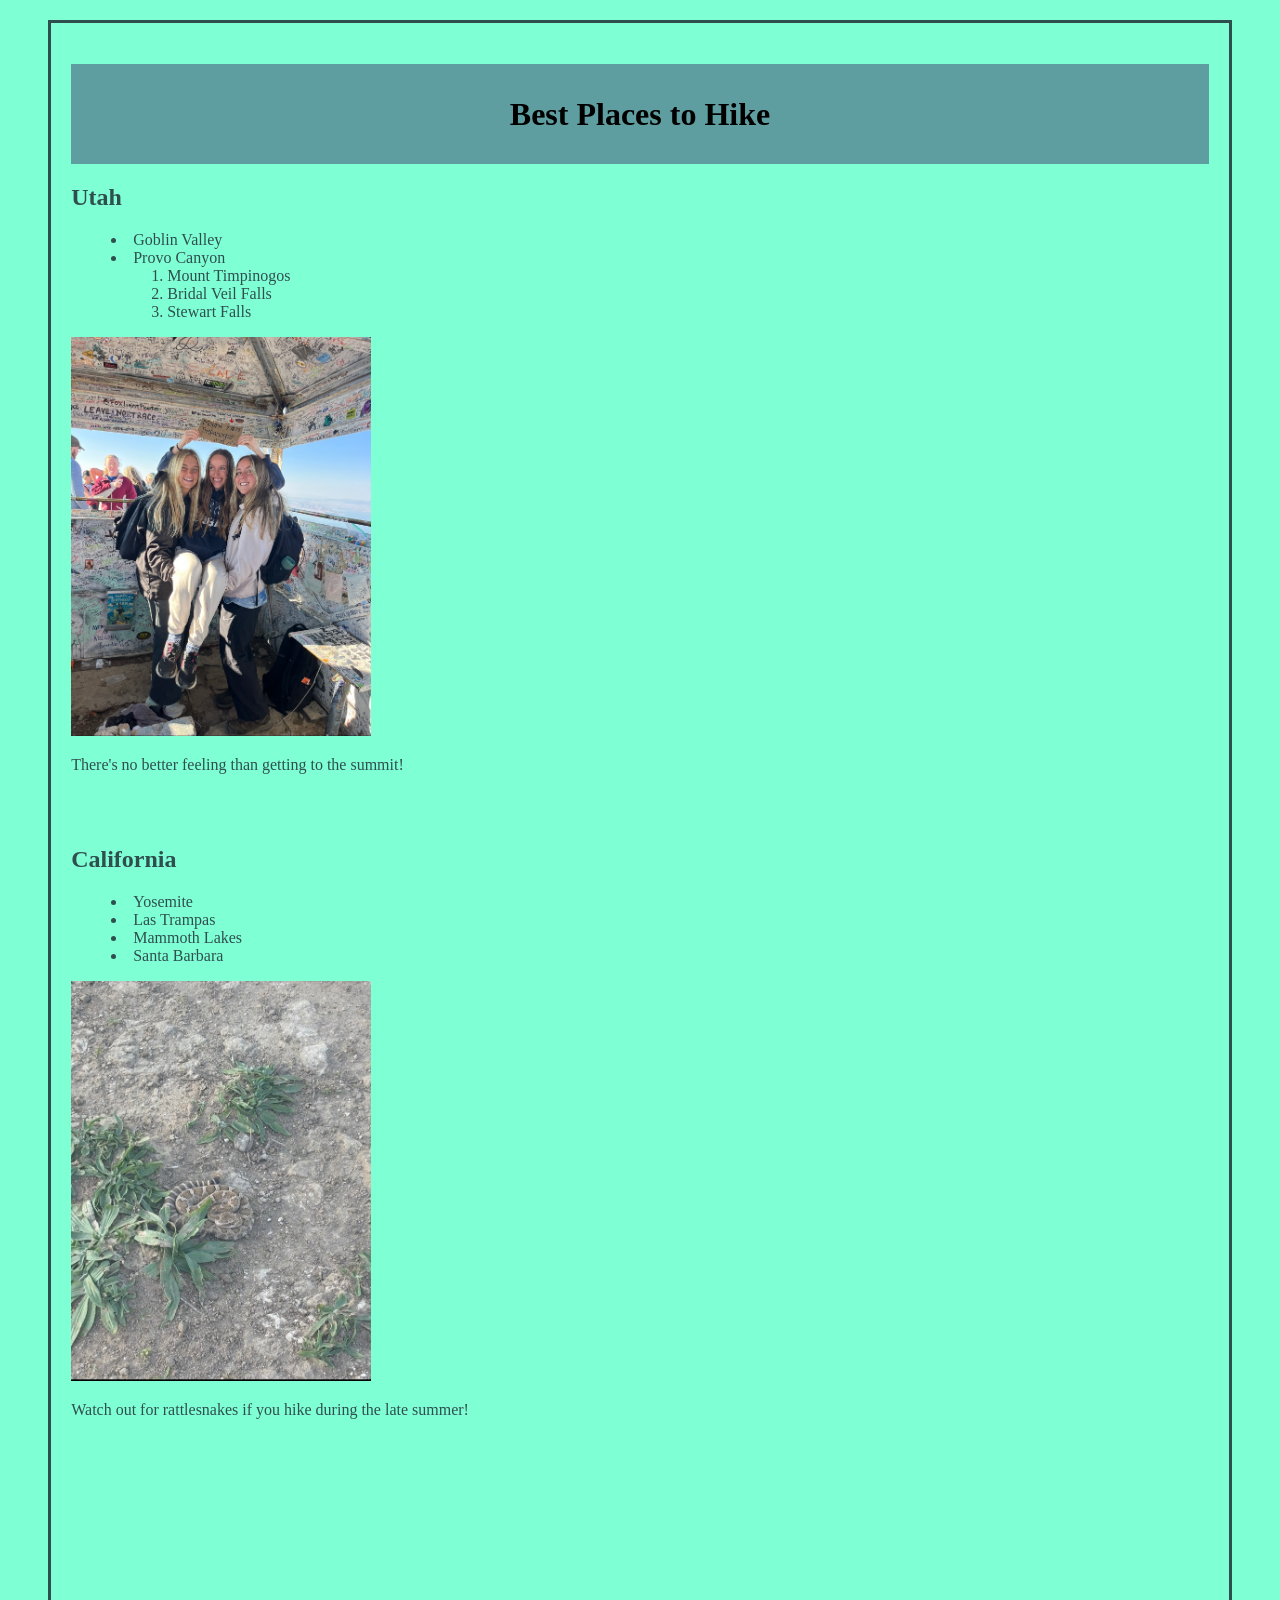
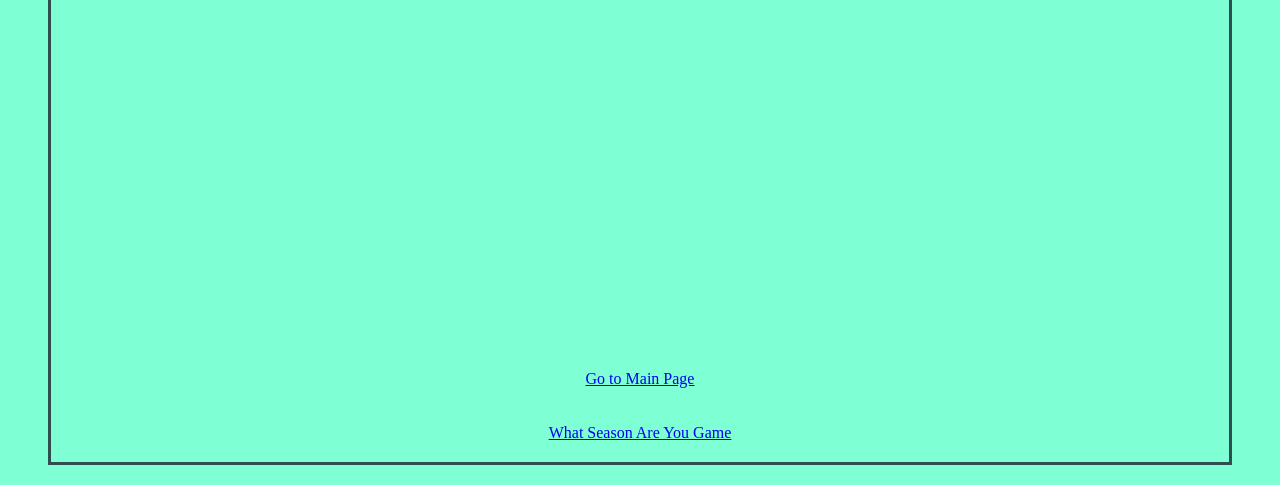
<file: fromScratch.html>
<!DOCTYPE html>
<html lang="en">
<head>
    <meta charset="UTF-8">
    <meta name="viewport" content="width=device-width, initial-scale=1.0">
    <title>Best Places to Hike</title>
    <!--link to styles-->
    <link rel="stylesheet" type="text/css" href="css/mystyles.css">
</head>

<body>
<div class="container">
<!--Everything in the page-->

    <div class="header">
         <h1 id="top">Best Places to Hike</h1>
    </div>
    
    <div class="utah">
        <h2>Utah</h2>
        <ul>
            <li>Goblin Valley</li>
            <li>Provo Canyon</li>
            <ol>
                <li>Mount Timpinogos</li>
                <li>Bridal Veil Falls</li>
                <li>Stewart Falls</li>
            </ol>
        </ul>
        <img src="photos/top.jpeg" alt="Summiting Mt Timpinogos" width="300">
        <p>There's no better feeling than getting to the summit!</p>
    </div>

<br><br>

    <div class="california">
        <h2>California</h2>
        <ul>
            <li>Yosemite</li>
            <li>Las Trampas</li>
            <li>Mammoth Lakes</li>
            <li>Santa Barbara</li>
        </ul>
        <img src="photos/snake.jpeg" alt="Rattlesnake in Las Trampas" width="300">
        <p>Watch out for rattlesnakes if you hike during the late summer!</p>
        
        <br><br><br>
        <div class='tableauPlaceholder' id='viz1776712031148' style='position: relative'><noscript><a href='#'><img alt='bestmonth ' src='https:&#47;&#47;public.tableau.com&#47;static&#47;images&#47;Be&#47;Besttimetolist2019&#47;bestmonth&#47;1_rss.png' style='border: none' /></a></noscript><object class='tableauViz'  style='display:none;'><param name='host_url' value='https%3A%2F%2Fpublic.tableau.com%2F' /> <param name='embed_code_version' value='3' /> <param name='site_root' value='' /><param name='name' value='Besttimetolist2019&#47;bestmonth' /><param name='tabs' value='no' /><param name='toolbar' value='yes' /><param name='static_image' value='https:&#47;&#47;public.tableau.com&#47;static&#47;images&#47;Be&#47;Besttimetolist2019&#47;bestmonth&#47;1.png' /> <param name='animate_transition' value='yes' /><param name='display_static_image' value='yes' /><param name='display_spinner' value='yes' /><param name='display_overlay' value='yes' /><param name='display_count' value='yes' /><param name='language' value='en-US' /></object></div>                <script type='text/javascript'>                    var divElement = document.getElementById('viz1776712031148');                    var vizElement = divElement.getElementsByTagName('object')[0];                    if ( divElement.offsetWidth > 800 ) { vizElement.style.width='800px';vizElement.style.height='627px';} else if ( divElement.offsetWidth > 500 ) { vizElement.style.width='800px';vizElement.style.height='627px';} else { vizElement.style.width='100%';vizElement.style.height='494px';}                     var scriptElement = document.createElement('script');                    scriptElement.src = 'https://public.tableau.com/javascripts/api/viz_v1.js';                    vizElement.parentNode.insertBefore(scriptElement, vizElement);                </script>
      
        <br><br><br><br><br><br>
        <iframe width="560" height="315" src="https://www.youtube.com/embed/rcLl0A-lXIc?si=l5f74_FuDgK_3P8U" title="YouTube video player" frameborder="0" allow="accelerometer; autoplay; clipboard-write; encrypted-media; gyroscope; picture-in-picture; web-share" referrerpolicy="strict-origin-when-cross-origin" allowfullscreen></iframe>
    </div>



<br><br><br>
    <!--link to main page-->
    <div class="mainlink">
    <a href="index.html">Go to Main Page</a>
    <br><br><br>
    <a href="css/ai.html">What Season Are You Game</a>
    </div>
</div>

</body>
</html>
</file>
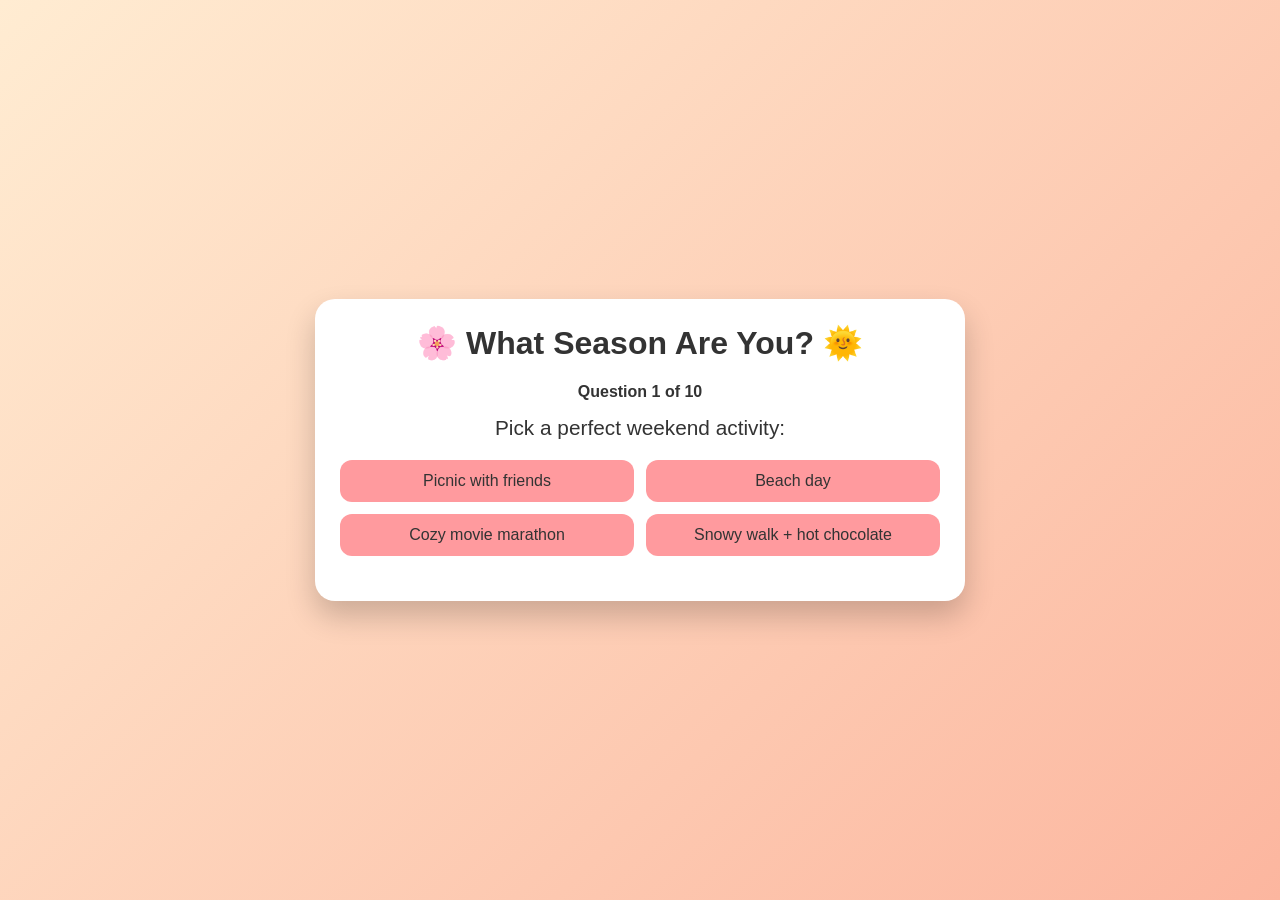
<file: css/ai.html>
<!DOCTYPE html>
<html lang="en">
<head>
    <meta charset="UTF-8">
    <title>What Season Are You?</title>
    <style>
        body {
            margin: 0;
            font-family: "Comic Sans MS", "Trebuchet MS", Arial, sans-serif;
            background: linear-gradient(135deg, #ffecd2, #fcb69f);
            min-height: 100vh;
            display: flex;
            align-items: center;
            justify-content: center;
            color: #333;
        }

        .quiz-container {
            background: white;
            width: 90%;
            max-width: 600px;
            padding: 25px;
            border-radius: 20px;
            box-shadow: 0 15px 30px rgba(0,0,0,0.2);
            text-align: center;
        }

        h1 {
            margin-top: 0;
        }

        .question {
            font-size: 1.3em;
            margin-bottom: 20px;
        }

        .answers {
            display: grid;
            grid-template-columns: 1fr 1fr;
            gap: 12px;
        }

        button {
            padding: 12px;
            border: none;
            border-radius: 12px;
            font-size: 1em;
            cursor: pointer;
            background-color: #ff9a9e;
            color: #333;
            transition: transform 0.15s, background-color 0.3s;
        }

        button:hover {
            background-color: #fad0c4;
            transform: scale(1.05);
        }

        .progress {
            margin-bottom: 15px;
            font-weight: bold;
        }

        .result {
            font-size: 1.4em;
            margin-top: 20px;
            animation: fadeIn 0.6s ease-in-out;
        }

        @keyframes fadeIn {
            from { opacity: 0; transform: translateY(10px); }
            to { opacity: 1; transform: translateY(0); }
        }
    </style>
</head>
<body>

<div class="quiz-container">
    <h1>🌸 What Season Are You? 🌞</h1>
    <div class="progress" id="progress"></div>
    <div class="question" id="question"></div>
    <div class="answers" id="answers"></div>
    <div class="result" id="result"></div>
</div>

<script>
    const questions = [
        {
            text: "Pick a perfect weekend activity:",
            answers: [
                { text: "Picnic with friends", season: "Spring" },
                { text: "Beach day", season: "Summer" },
                { text: "Cozy movie marathon", season: "Fall" },
                { text: "Snowy walk + hot chocolate", season: "Winter" }
            ]
        },
        {
            text: "Your personality is best described as:",
            answers: [
                { text: "Optimistic & fresh", season: "Spring" },
                { text: "Energetic & bold", season: "Summer" },
                { text: "Thoughtful & calm", season: "Fall" },
                { text: "Quiet & introspective", season: "Winter" }
            ]
        },
        {
            text: "Favorite color palette?",
            answers: [
                { text: "Pastels", season: "Spring" },
                { text: "Brights", season: "Summer" },
                { text: "Earth tones", season: "Fall" },
                { text: "Neutrals", season: "Winter" }
            ]
        },
        {
            text: "Choose a vibe:",
            answers: [
                { text: "New beginnings", season: "Spring" },
                { text: "Adventure", season: "Summer" },
                { text: "Comfort", season: "Fall" },
                { text: "Peace & quiet", season: "Winter" }
            ]
        },
        {
            text: "Your energy level is usually:",
            answers: [
                { text: "Gently excited", season: "Spring" },
                { text: "Very high", season: "Summer" },
                { text: "Balanced", season: "Fall" },
                { text: "Low but steady", season: "Winter" }
            ]
        },
        {
            text: "Pick a drink:",
            answers: [
                { text: "Flavored iced tea", season: "Spring" },
                { text: "Lemonade", season: "Summer" },
                { text: "Chai latte", season: "Fall" },
                { text: "Hot cocoa", season: "Winter" }
            ]
        },
        {
            text: "Your friends describe you as:",
            answers: [
                { text: "Supportive", season: "Spring" },
                { text: "Fun", season: "Summer" },
                { text: "Reliable", season: "Fall" },
                { text: "Wise", season: "Winter" }
            ]
        },
        {
            text: "Favorite kind of weather:",
            answers: [
                { text: "Mild and breezy", season: "Spring" },
                { text: "Hot and sunny", season: "Summer" },
                { text: "Crisp and cool", season: "Fall" },
                { text: "Cold and snowy", season: "Winter" }
            ]
        },
        {
            text: "How do you recharge?",
            answers: [
                { text: "Trying something new", season: "Spring" },
                { text: "Socializing", season: "Summer" },
                { text: "Relaxing routines", season: "Fall" },
                { text: "Being alone", season: "Winter" }
            ]
        },
        {
            text: "Pick a word that fits you:",
            answers: [
                { text: "Growth", season: "Spring" },
                { text: "Joy", season: "Summer" },
                { text: "Warmth", season: "Fall" },
                { text: "Depth", season: "Winter" }
            ]
        }
    ];

    const scores = {
        Spring: 0,
        Summer: 0,
        Fall: 0,
        Winter: 0
    };

    let currentQuestion = 0;

    function showQuestion() {
        document.getElementById("progress").textContent =
            `Question ${currentQuestion + 1} of ${questions.length}`;

        const q = questions[currentQuestion];
        document.getElementById("question").textContent = q.text;

        const answersDiv = document.getElementById("answers");
        answersDiv.innerHTML = "";

        q.answers.forEach(answer => {
            const btn = document.createElement("button");
            btn.textContent = answer.text;
            btn.onclick = () => answerQuestion(answer.season);
            answersDiv.appendChild(btn);
        });
    }

    function answerQuestion(season) {
        scores[season]++;
        currentQuestion++;

        if (currentQuestion < questions.length) {
            showQuestion();
        } else {
            showResult();
        }
    }

    function showResult() {
        document.getElementById("question").textContent = "";
        document.getElementById("answers").innerHTML = "";
        document.getElementById("progress").textContent = "";

        const maxScore = Math.max(...Object.values(scores));
        const topSeasons = Object.keys(scores).filter(
            season => scores[season] === maxScore
        );

        const resultDiv = document.getElementById("result");

        if (topSeasons.length === 1) {
            const season = topSeasons[0];
            const descriptions = {
                Spring: "You’re fresh, optimistic, and full of growth energy 🌷 You love new beginnings and bring positivity wherever you go.",
                Summer: "You’re bright, social, and joyful ☀️ You thrive in the spotlight and bring the fun to any situation.",
                Fall: "You’re grounded, cozy, and dependable 🍂 People feel safe and relaxed around you.",
                Winter: "You’re thoughtful, calm, and introspective ❄️ You have emotional depth and a quiet strength."
            };

            resultDiv.innerHTML = `✨ You are <strong>${season}</strong>! ✨<br><br>${descriptions[season]}`;
        } else {
            resultDiv.innerHTML = `🌈 You are a mix of <strong>${topSeasons.join(" & ")}</strong>! 🌈<br><br>
            This means you blend traits from multiple seasons — adaptable, multi‑dimensional, and uniquely you.`;
        }
    }

    showQuestion();
</script>

</body>
</html>
</file>
<file: css/mystyles.css>
.header{
    background-color:cadetblue;
    color:black;
    height: 100px;
    line-height: 100px;
    text-align: center;
}
.utah{
    font-family: Georgia, 'Times New Roman', Times, serif;
    color:darkslategrey;
    text-align:left;
    list-style-position:inside;
}
.california{
    font-family: Georgia, 'Times New Roman', Times, serif;
    color:darkslategrey;
    text-align:left;
    list-style-position:inside;
}
body{
    background-color: aquamarine;
}
.mainlink{
    font-family: Georgia, 'Times New Roman', Times, serif;
    text-align: center;
}
.container {
    border: 3px solid darkslategrey;
    padding: 20px;
    margin: 20px auto;
    width: 90%;
    background-color:aquamarine;
}
</file>
